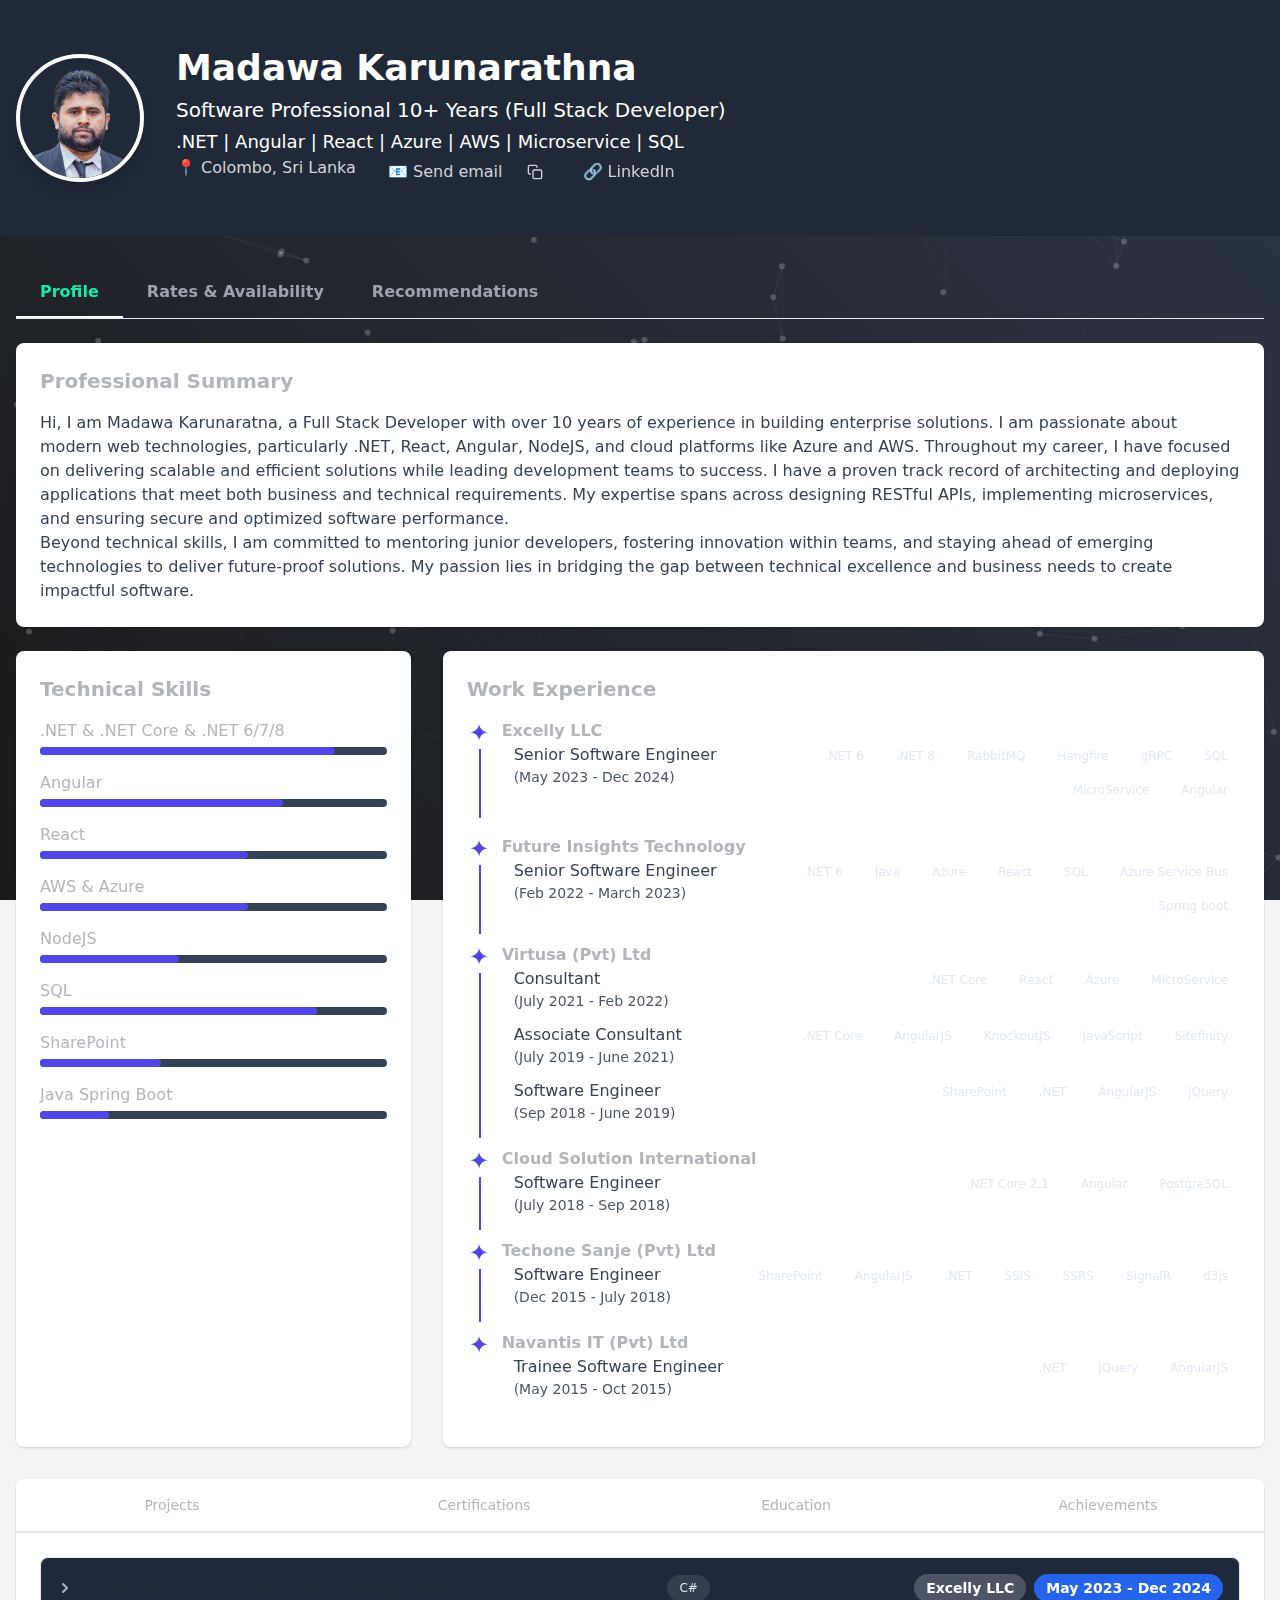
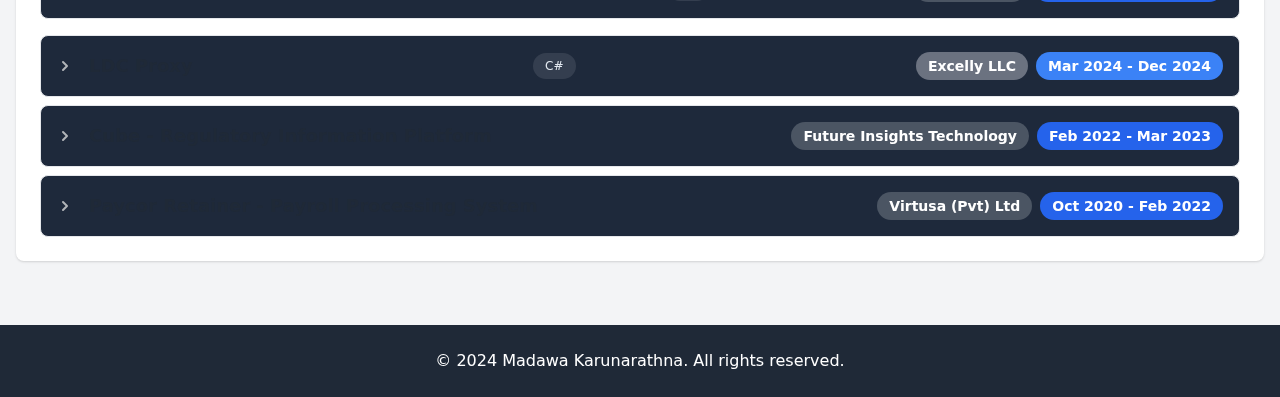
<file: index.html>
<!DOCTYPE html>
<html lang="en">
<head>
    <meta charset="UTF-8">
    <meta name="viewport" content="width=device-width, initial-scale=1.0">
    <title>Madawa Karunarathna - Senior Software Engineer</title>
    <script src="scripts/particles.min.js"></script>
    <script src="scripts/main.js"></script>    
    <script src="scripts/particles.js"></script>
    <script src="scripts/tabs.js"></script>
    <link rel="stylesheet" href="styles/tailwind.min.css">
    <link rel="stylesheet" href="styles/main.css">
    <link rel="stylesheet" href="styles/particles.css">
</head>
<body class="bg-gray-100" onload="calculateExperience()">   
    <div id="particles-js" class="particles-container"></div>
    <!-- Header Section -->
    <header class="bg-gray-800 text-white py-12">
        <div class="container mx-auto px-4 flex items-center gap-8">
            <img src="img/my-passport-photo__1_-removebg-preview.png" alt="Profile Picture" class="rounded-full w-32 h-32 object-cover border-4 border-white shadow-lg">
            <div>
                <h1 class="text-4xl font-bold mb-2">Madawa Karunarathna</h1>
                <div class="space-y-1">
                    <h2 class="text-xl text-white-300">Software Professional  <span id="experience-years"></span>+ Years (Full Stack Developer)</h2>
                    <h2 class="text-white-400 text-lg">.NET | Angular | React | Azure | AWS | Microservice | SQL </h3>
                </div>
                <div class="flex gap-6 text-gray-300">
                    <div>📍 Colombo, Sri Lanka</div>
                    <div class="flex items-center gap-2">
                        <a href="mailto:madawakumara89@gmail.com" class="contact-item flex items-center">
                            📧 Send email
                        </a>
                        <button class="contact-item p-1 hover:bg-white/10 rounded" onclick="copyToClipboard('madawakumara89@gmail.com')" title="Copy email">
                            <svg xmlns="http://www.w3.org/2000/svg" class="w-4 h-4" viewBox="0 0 24 24" fill="none" stroke="currentColor" stroke-width="2" stroke-linecap="round" stroke-linejoin="round">
                                <rect x="9" y="9" width="13" height="13" rx="2" ry="2"></rect>
                                <path d="M5 15H4a2 2 0 0 1-2-2V4a2 2 0 0 1 2-2h9a2 2 0 0 1 2 2v1"></path>
                            </svg>
                        </button>
                    </div>
                    <div class="contact-item" onclick="copyToClipboard('https://linkedin.com/in/madawakarunarathna')">
                        <a href="https://linkedin.com/in/madawakarunarathna" target="_blank" rel="noopener noreferrer">
                            🔗 LinkedIn
                        </a>
                    </div>
                </div>
            </div>
        </div>
    </header>

    <main class="container mx-auto px-4 py-8">
        <div class="tabs ">
            <nav class="flex border-b border-gray-200 mb-6">
                <button onclick="switchMainTab('profile')" class="main-tab-btn active-tab px-6 text-white py-3 border-b-2 font-semibold">
                    Profile
                </button>
                <button onclick="switchMainTab('rates')" class="main-tab-btn px-6 text-white py-3 border-b-2 font-semibold">
                    Rates & Availability
                </button>
                <button onclick="switchMainTab('recommendations')" class="main-tab-btn px-6 text-white py-3 border-b-2 font-semibold">
                    Recommendations
                </button>
            </nav>

            <!-- Profile Tab Content -->
            <div id="profile-tab" class="main-tab-content active">
                <!-- Professional Summary -->
        <section class="bg-white rounded-lg shadow p-6 mb-6">
            <h3 class="text-xl font-bold mb-4">Professional Summary</h3>
            <p class="text-gray-700">
                Hi, I am Madawa Karunaratna, a Full Stack Developer with over <span id="experience-years"></span> years of experience in building enterprise solutions. I am passionate about modern web technologies, particularly .NET, React, Angular, NodeJS, and cloud platforms like Azure and AWS. Throughout my career, I have focused on delivering scalable and efficient solutions while leading development teams to success.
                I have a proven track record of architecting and deploying applications that meet both business and technical requirements. My expertise spans across designing RESTful APIs, implementing microservices, and ensuring secure and optimized software performance.                        
            </p>
            <p class="text-gray-700">
                Beyond technical skills, I am committed to mentoring junior developers, fostering innovation within teams, and staying ahead of emerging technologies to deliver future-proof solutions. My passion lies in bridging the gap between technical excellence and business needs to create impactful software.                       
            </p>
        </section>

        <div class="grid grid-cols-1 md:grid-cols-3 gap-8">
            <!-- Technical Skills -->
            <div class="md:col-span-1">
                <section class="bg-white rounded-lg shadow p-6 mb-6 h-full">
                    <h3 class="text-xl font-bold mb-4">Technical Skills</h3>
                    <div class="space-y-4">
                        <div>
                            <div class="flex items-center mb-1">
                                <span>.NET & .NET Core & .NET 6/7/8</span>
                            </div>
                            <div class="skill-bar">
                                <div class="skill-progress" style="width: 85%"></div>
                            </div>
                        </div>
                        <div>
                            <div class="flex items-center mb-1">
                                <span>Angular</span>
                            </div>
                            <div class="skill-bar">
                                <div class="skill-progress" style="width: 70%"></div>
                            </div>
                        </div>
                        <div>
                            <div class="flex items-center mb-1">
                                <span>React</span>
                            </div>
                            <div class="skill-bar">
                                <div class="skill-progress" style="width: 60%"></div>
                            </div>
                        </div>
                        <div>
                            <div class="flex items-center mb-1">
                                <span>AWS & Azure</span>
                            </div>
                            <div class="skill-bar">
                                <div class="skill-progress" style="width: 60%"></div>
                            </div>
                        </div>
                        <div>
                            <div class="flex items-center mb-1">
                                <span>NodeJS</span>
                            </div>
                            <div class="skill-bar">
                                <div class="skill-progress" style="width: 40%"></div>
                            </div>
                        </div>
                        <div>
                            <div class="flex items-center mb-1">
                                <span>SQL</span>
                            </div>
                            <div class="skill-bar">
                                <div class="skill-progress" style="width: 80%"></div>
                            </div>
                        </div>
                        <div>
                            <div class="flex items-center mb-1">
                                <span>SharePoint</span>
                            </div>
                            <div class="skill-bar">
                                <div class="skill-progress" style="width: 35%"></div>
                            </div>
                        </div>
                        <div>
                            <div class="flex items-center mb-1">
                                <span>Java Spring Boot</span>
                            </div>
                            <div class="skill-bar">
                                <div class="skill-progress" style="width: 20%"></div>
                            </div>
                        </div>
                    </div>
                </section>
            </div>

            <!-- Work Experience -->
            <div class="md:col-span-2">
                <section class="bg-white rounded-lg shadow p-6 mb-6 h-full">
                    <h3 class="text-xl font-bold mb-4">Work Experience</h3>
                    <div class="space-y-6 career-path">
                        <div class="company">
                            <h4 class="font-bold">Excelly LLC</h4>
                            <div class="ml-3 experience-row">
                                <div class="experience-details">
                                    <div class="text-gray-700">Senior Software Engineer</div>
                                    <div class="text-gray-600 text-sm">(May 2023 - Dec 2024)</div>
                                </div>
                                <div class="tech-stack">
                                    <span class="tech-chip">.NET 6</span>
                                    <span class="tech-chip">.NET 8</span>
                                    <span class="tech-chip">RabbitMQ</span>
                                    <span class="tech-chip">Hangfire</span>
                                    <span class="tech-chip">gRPC</span>
                                    <span class="tech-chip">SQL</span>
                                    <span class="tech-chip">MicroService</span>
                                    <span class="tech-chip">Angular</span>
                                </div>
                            </div>
                        </div>

                        <div class="company">
                            <h4 class="font-bold">Future Insights Technology</h4>
                            <div class="ml-3 experience-row">
                                <div class="experience-details">
                                    <div class="text-gray-700">Senior Software Engineer</div>
                                    <div class="text-gray-600 text-sm">(Feb 2022 - March 2023)</div>
                                </div>
                                <div class="tech-stack">
                                    <span class="tech-chip">.NET 6</span>
                                    <span class="tech-chip">Java</span>
                                    <span class="tech-chip">Azure</span>
                                    <span class="tech-chip">React</span>
                                    <span class="tech-chip">SQL</span>
                                    <span class="tech-chip">Azure Service Bus</span>
                                    <span class="tech-chip">Spring boot</span>
                                </div>
                            </div>
                        </div>

                        <div class="company">
                            <h4 class="font-bold">Virtusa (Pvt) Ltd</h4>
                            <div class="ml-3 space-y-3">
                                <div class="experience-row">
                                    <div class="experience-details">
                                        <div class="text-gray-700">Consultant</div>
                                        <div class="text-gray-600 text-sm">(July 2021 - Feb 2022)</div>
                                    </div>
                                    <div class="tech-stack">
                                        <span class="tech-chip">.NET Core</span>
                                        <span class="tech-chip">React</span>
                                        <span class="tech-chip">Azure</span>
                                        <span class="tech-chip">MicroService</span>
                                    </div>
                                </div>
                                <div class="experience-row">
                                    <div class="experience-details">
                                        <div class="text-gray-700">Associate Consultant</div>
                                        <div class="text-gray-600 text-sm">(July 2019 - June 2021)</div>
                                    </div>
                                    <div class="tech-stack">
                                        <span class="tech-chip">.NET Core</span>
                                        <span class="tech-chip">AngularJS</span>
                                        <span class="tech-chip">KnockoutJS</span>
                                        <span class="tech-chip">JavaScript</span>
                                        <span class="tech-chip">Sitefinity</span>
                                    </div>
                                </div>
                                <div class="experience-row">
                                    <div class="experience-details">
                                        <div class="text-gray-700">Software Engineer</div>
                                        <div class="text-gray-600 text-sm">(Sep 2018 - June 2019)</div>
                                    </div>
                                    <div class="tech-stack">
                                        <span class="tech-chip">SharePoint</span>
                                        <span class="tech-chip">.NET</span>
                                        <span class="tech-chip">AngularJS</span>
                                        <span class="tech-chip">jQuery</span>
                                    </div>
                                </div>
                            </div>
                        </div>

                        <div class="company">
                            <h4 class="font-bold">Cloud Solution International</h4>
                            <div class="ml-3 experience-row">
                                <div class="experience-details">
                                    <div class="text-gray-700">Software Engineer</div>
                                    <div class="text-gray-600 text-sm">(July 2018 - Sep 2018)</div>
                                </div>
                                <div class="tech-stack">
                                    <span class="tech-chip">.NET Core 2.1</span>
                                    <span class="tech-chip">Angular</span>                                    
                                    <span class="tech-chip">PostgreSQL</span>
                                </div>
                            </div>
                        </div>

                        <div class="company">
                            <h4 class="font-bold">Techone Sanje (Pvt) Ltd</h4>
                            <div class="ml-3 experience-row">
                                <div class="experience-details">
                                    <div class="text-gray-700">Software Engineer</div>
                                    <div class="text-gray-600 text-sm">(Dec 2015 - July 2018)</div>
                                </div>
                                <div class="tech-stack">
                                    <span class="tech-chip">SharePoint</span>                                    
                                    <span class="tech-chip">AngularJS</span>
                                    <span class="tech-chip">.NET</span>
                                    <span class="tech-chip">SSIS</span>
                                    <span class="tech-chip">SSRS</span>
                                    <span class="tech-chip">SignalR</span>
                                    <span class="tech-chip">d3js</span>
                                </div>
                            </div>
                        </div>

                        <div class="company">
                            <h4 class="font-bold">Navantis IT (Pvt) Ltd</h4>
                            <div class="ml-3 experience-row">
                                <div class="experience-details">
                                    <div class="text-gray-700">Trainee Software Engineer</div>
                                    <div class="text-gray-600 text-sm">(May 2015 - Oct 2015)</div>
                                </div>
                                <div class="tech-stack">
                                    <span class="tech-chip">.NET</span>
                                    <span class="tech-chip">jQuery</span>
                                    <span class="tech-chip">AngularJS</span>
                                </div>
                            </div>
                        </div>
                    </div>
                </section>
            </div>
        </div>

        <!-- Additional Sections with Tabs -->
        <div class="mt-8 bg-white rounded-lg shadow">
            <div class="border-b border-gray-200">
                <nav class="flex -mb-px" aria-label="Tabs">
                    <button onclick="switchTab('projects')" class="tab-btn active-tab w-1/4 py-4 px-1 text-center border-b-2 font-medium text-sm" data-tab="projects">
                        Projects
                    </button>
                    <button onclick="switchTab('certifications')" class="tab-btn w-1/4 py-4 px-1 text-center border-b-2 font-medium text-sm" data-tab="certifications">
                        Certifications
                    </button>
                    <button onclick="switchTab('education')" class="tab-btn w-1/4 py-4 px-1 text-center border-b-2 font-medium text-sm" data-tab="education">
                        Education
                    </button>
                    <button onclick="switchTab('achievements')" class="tab-btn w-1/4 py-4 px-1 text-center border-b-2 font-medium text-sm" data-tab="achievements">
                        Achievements
                    </button>
                </nav>
            </div>

            <!-- Tab Content -->
            <div class="p-6">
                <!-- Projects Tab -->
                <div id="projects" class="tab-content active">
                    <div class="space-y-2">

                        <!-- Horizon Project -->
                        <div class="project-container">
                            <button onclick="toggleProject('horizon-project')" class="w-full project-header p-4 bg-white rounded-lg border hover:shadow-sm transition-all flex justify-between items-center">
                                <div class="flex items-center gap-4">
                                    <svg class="transform transition-transform project-arrow" width="16" height="16" viewBox="0 0 16 16" fill="none" xmlns="http://www.w3.org/2000/svg">
                                        <path d="M6 12L10 8L6 4" stroke="currentColor" stroke-width="2" stroke-linecap="round" stroke-linejoin="round"/>
                                    </svg>
                                    <h4 class="text-lg font-semibold text-gray-800">Horizon - Debt Collection Integration</h4>
                                </div>
                                <div id="horizon-project-top-chips" class="flex flex-wrap gap-2">
                                    <span class="tech-chip">C#</span>
                                </div>
                                <div class="flex items-center gap-x-2">
                                    <!-- Chipped Label for Year -->
                                    <span class="px-3 py-1 text-sm font-semibold text-white bg-gray-600 rounded-full">
                                        Excelly LLC
                                    </span>                                    
                                    <span class="px-3 py-1 text-sm font-semibold text-white bg-blue-600 rounded-full">
                                        May 2023 - Dec 2024
                                    </span>
                                </div>
                            </button>
                            <div id="horizon-project" class="project-content hidden">
                                <div class="p-6 border border-t-0 rounded-b-lg">
                                    <p class="text-gray-600 mb-4">A platform that provides information on jurisdiction and regulations of various countries in one place. Working as a member of the Processing team, responsible for handling structured XML files and data extraction into SQL tables.</p>
                                    <div class="mb-4">
                                        <h5 class="font-medium text-gray-700 mb-2">Key Responsibilities:</h5>
                                        <ul class="list-disc list-inside text-gray-600 space-y-1">
                                            <li>Handled structured files in XML format and extracted data into SQL tables</li>
                                            <li>Contributed to the development and implementation of critical system components</li>
                                            <li>Collaborated with team members to ensure project success</li>
                                        </ul>
                                    </div>
                                    <div class="flex flex-wrap gap-2">
                                        <span class="tech-chip">C#</span>
                                        <span class="tech-chip">.NET Core</span>
                                        <span class="tech-chip">Java</span>
                                        <span class="tech-chip">SQL</span>
                                        <span class="tech-chip">Azure DevOps</span>
                                        <span class="tech-chip">Git</span>
                                        <span class="tech-chip">Angular 10.x</span>
                                        <span class="tech-chip">Azure Service Bus</span>
                                    </div>
                                </div>
                            </div>
                        </div>

                        <!-- LDC Project -->
                        <div class="project-container">
                            <button onclick="toggleProject('ldc-proxy-project')" class="w-full project-header p-4 bg-white rounded-lg border hover:shadow-sm transition-all flex justify-between items-center">
                                <div class="flex items-center gap-4">
                                    <svg class="transform transition-transform project-arrow" width="16" height="16" viewBox="0 0 16 16" fill="none" xmlns="http://www.w3.org/2000/svg">
                                        <path d="M6 12L10 8L6 4" stroke="currentColor" stroke-width="2" stroke-linecap="round" stroke-linejoin="round"/>
                                    </svg>
                                    <h4 class="text-lg font-semibold text-gray-800">LDC Proxy</h4>
                                </div>
                                <div id="ldc-proxy-project-top-chips" class="flex flex-wrap gap-2">
                                    <span class="tech-chip">C#</span>
                                </div>
                                <div class="flex items-center gap-x-2">
                                    <!-- Chipped Label for Year -->
                                    <span class="px-3 py-1 text-sm font-semibold text-white bg-gray-500 rounded-full">
                                        Excelly LLC
                                    </span>                                    
                                    <span class="px-3 py-1 text-sm font-semibold text-white bg-blue-500 rounded-full">
                                        Mar 2024 - Dec 2024
                                    </span>
                                </div>
                            </button>
                            <div id="ldc-proxy-project" class="project-content hidden">
                                <div class="p-6 border border-t-0 rounded-b-lg">
                                    <p class="text-gray-600 mb-4">A platform that provides information on jurisdiction and regulations of various countries in one place. Working as a member of the Processing team, responsible for handling structured XML files and data extraction into SQL tables.</p>
                                    <div class="mb-4">
                                        <h5 class="font-medium text-gray-700 mb-2">Key Responsibilities:</h5>
                                        <ul class="list-disc list-inside text-gray-600 space-y-1">
                                            <li>Handled structured files in XML format and extracted data into SQL tables</li>
                                            <li>Contributed to the development and implementation of critical system components</li>
                                            <li>Collaborated with team members to ensure project success</li>
                                        </ul>
                                    </div>
                                    <div class="flex flex-wrap gap-2">
                                        <span class="tech-chip">C#</span>
                                        <span class="tech-chip">.NET Core</span>
                                        <span class="tech-chip">Java</span>
                                        <span class="tech-chip">SQL</span>
                                        <span class="tech-chip">Azure DevOps</span>
                                        <span class="tech-chip">Git</span>
                                        <span class="tech-chip">Angular 10.x</span>
                                        <span class="tech-chip">Azure Service Bus</span>
                                    </div>
                                </div>
                            </div>
                        </div>

                        <!-- Cube Project -->
                        <div class="project-container">
                            <button onclick="toggleProject('cube-project')" class="w-full project-header p-4 bg-white rounded-lg border hover:shadow-sm transition-all flex justify-between items-center">
                                <div class="flex items-center gap-4">
                                    <svg class="transform transition-transform project-arrow" width="16" height="16" viewBox="0 0 16 16" fill="none" xmlns="http://www.w3.org/2000/svg">
                                        <path d="M6 12L10 8L6 4" stroke="currentColor" stroke-width="2" stroke-linecap="round" stroke-linejoin="round"/>
                                    </svg>
                                    <h4 class="text-lg font-semibold text-gray-800">Cube - Regulatory Information Platform</h4>
                                </div>
                                <div class="flex items-center gap-x-2">
                                    <!-- Chipped Label for Year -->
                                    <span class="px-3 py-1 text-sm font-semibold text-white bg-gray-600 rounded-full">
                                        Future Insights Technology
                                    </span>                                    
                                    <span class="px-3 py-1 text-sm font-semibold text-white bg-blue-600 rounded-full">
                                        Feb 2022 - Mar 2023
                                    </span>
                                </div>
                            </button>
                            <div id="cube-project" class="project-content hidden">
                                <div class="p-6 border border-t-0 rounded-b-lg">
                                    <p class="text-gray-600 mb-4">A platform that provides information on jurisdiction and regulations of various countries in one place. Working as a member of the Processing team, responsible for handling structured XML files and data extraction into SQL tables.</p>
                                    <div class="mb-4">
                                        <h5 class="font-medium text-gray-700 mb-2">Key Responsibilities:</h5>
                                        <ul class="list-disc list-inside text-gray-600 space-y-1">
                                            <li>Handled structured files in XML format and extracted data into SQL tables</li>
                                            <li>Contributed to the development and implementation of critical system components</li>
                                            <li>Collaborated with team members to ensure project success</li>
                                        </ul>
                                    </div>
                                    <div class="flex flex-wrap gap-2">
                                        <span class="tech-chip">C#</span>
                                        <span class="tech-chip">.NET Core</span>
                                        <span class="tech-chip">Java</span>
                                        <span class="tech-chip">SQL</span>
                                        <span class="tech-chip">Azure DevOps</span>
                                        <span class="tech-chip">Git</span>
                                        <span class="tech-chip">Angular 10.x</span>
                                        <span class="tech-chip">Azure Service Bus</span>
                                    </div>
                                </div>
                            </div>
                        </div>

                        <!-- Paycor Project -->
                        <div class="project-container">
                            <button onclick="toggleProject('paycor-project')" class="w-full project-header p-4 bg-white rounded-lg border hover:shadow-sm transition-all flex justify-between items-center">
                                <div class="flex items-center gap-4">
                                    <svg class="transform transition-transform project-arrow" width="16" height="16" viewBox="0 0 16 16" fill="none" xmlns="http://www.w3.org/2000/svg">
                                        <path d="M6 12L10 8L6 4" stroke="currentColor" stroke-width="2" stroke-linecap="round" stroke-linejoin="round"/>
                                    </svg>
                                    <h4 class="text-lg font-semibold text-gray-800">Paycor Retainer - Payroll Processing System</h4>
                                </div>
                                <div class="flex items-center gap-x-2">
                                    <!-- Chipped Label for Year -->
                                    <span class="px-3 py-1 text-sm font-semibold text-white bg-gray-600 rounded-full">
                                        Virtusa (Pvt) Ltd
                                    </span>                                    
                                    <span class="px-3 py-1 text-sm font-semibold text-white bg-blue-600 rounded-full">
                                        Oct 2020 - Feb 2022
                                    </span>
                                </div>
                                <!-- <span class="text-gray-500"></span> -->
                            </button>
                            <div id="paycor-project" class="project-content hidden">
                                <div class="p-6 border border-t-0 rounded-b-lg">
                                    <p class="text-gray-600 mb-4">A comprehensive payroll processing system for US-based company Paycor, including tax calculation for each state and payment processing facilities.</p>
                                    <div class="mb-4">
                                        <h5 class="font-medium text-gray-700 mb-2">Key Responsibilities:</h5>
                                        <ul class="list-disc list-inside text-gray-600 space-y-1">
                                            <li>Developed new features and fixed bugs in the payroll processing system</li>
                                            <li>Provided 24/7 support for the product</li>
                                            <li>Implemented Test-Driven Development (TDD) patterns</li>
                                            <li>Followed Agile methodology for software development</li>
                                        </ul>
                                    </div>
                                    <div class="flex flex-wrap gap-2">
                                        <span class="tech-chip">.NET Core 2.1</span>
                                        <span class="tech-chip">JavaScript</span>
                                        <span class="tech-chip">Angular</span>
                                        <span class="tech-chip">Azure</span>
                                        <span class="tech-chip">C#</span>
                                        <span class="tech-chip">Hangfire</span>
                                        <span class="tech-chip">Azure Service Bus</span>
                                    </div>
                                </div>
                            </div>
                        </div>
                    </div>
                </div>

                <!-- Certifications Tab -->
                <div id="certifications" class="tab-content hidden">
                    <div class="space-y-6">
                        <div class="cert-card p-4 border rounded-lg hover:shadow-md transition-shadow">
                            <div class="flex items-start gap-4">
                                <div class="flex-shrink-0 mt-1">
                                    <svg width="48" height="48" viewBox="0 0 24 24" fill="none" xmlns="http://www.w3.org/2000/svg">
                                        <circle cx="12" cy="8" r="6" fill="#FBBF24" stroke="#EAB308" stroke-width="2"/>
                                        <path d="M12 14L14 22L12 20L10 22L12 14Z" fill="#FBBF24" stroke="#EAB308" stroke-width="2"/>
                                        <path d="M6 8L2 10L4 12L2 14L6 16L8 14L6 8Z" fill="#FBBF24" stroke="#EAB308" stroke-width="2"/>
                                        <path d="M18 8L22 10L20 12L22 14L18 16L16 14L18 8Z" fill="#FBBF24" stroke="#EAB308" stroke-width="2"/>
                                    </svg>
                                </div>
                                <div class="flex-grow flex items-start justify-between">
                                    <div>
                                        <h4 class="text-lg font-semibold text-gray-800">Microsoft Certified: Azure Developer Associate</h4>
                                        <p class="text-gray-600">Issued by Microsoft</p>
                                    </div>
                                    <div class="flex items-center">
                                        <!-- Chipped Label for Year -->
                                        <span class="px-3 py-1 text-lg font-semibold text-white bg-blue-600 rounded-full">
                                            2017
                                        </span>
                                    </div>
                                </div>
                            </div>
                        </div>
                        <!-- Add more certification cards here -->
                    </div>
                </div>

                <!-- Education Tab -->
                <div id="education" class="tab-content hidden">
                    <div class="space-y-6">
                        <div class="edu-card p-4 border rounded-lg hover:shadow-md transition-shadow">
                            <div class="flex items-start gap-4">
                                <div class="flex-shrink-0 mt-1">
                                    <svg width="24" height="24" viewBox="0 0 24 24" fill="none" xmlns="http://www.w3.org/2000/svg">
                                        <path d="M12 2L2 7L12 12L22 7L12 2Z" stroke="#4F46E5" stroke-width="2" stroke-linecap="round" stroke-linejoin="round"/>
                                        <path d="M2 17L12 22L22 17" stroke="#4F46E5" stroke-width="2" stroke-linecap="round" stroke-linejoin="round"/>
                                        <path d="M2 12L12 17L22 12" stroke="#4F46E5" stroke-width="2" stroke-linecap="round" stroke-linejoin="round"/>
                                    </svg>
                                </div>
                                <div class="flex-grow flex items-start justify-between">
                                    <div>
                                        <h4 class="text-lg font-semibold text-gray-800">Bachelor of Science in Computer Science & Technology</h4>
                                        <p class="text-gray-600">Uva Wellassa University, Sri Lanka</p>
                                    </div>
                                    <div class="flex items-center">
                                        <!-- Chipped Label for Year -->
                                        <span class="px-3 py-1 text-lg font-semibold text-white bg-blue-600 rounded-full">
                                            2017
                                        </span>
                                    </div>
                                </div>
                            </div>
                        </div>
                        <!-- Add more education cards here -->
                    </div>
                </div>

                <!-- Achievements Tab -->
                <!-- <div id="achievements" class="tab-content hidden">
                    <div class="space-y-6">
                        <div class="achievement-card p-4 border rounded-lg hover:shadow-md transition-shadow">
                            <h4 class="text-lg font-semibold text-gray-800">Team Lead of the Year</h4>
                            <p class="text-gray-600 mt-2">Recognized for exceptional leadership and team management skills.</p>
                            <div class="text-gray-500 mt-1">2023</div>
                        </div>
                        
                    </div>
                </div> -->
            </div>
        </div>
            </div>

            <!-- Rates Tab Content -->
            <div id="rates-tab" class="main-tab-content hidden">
                <section class="bg-white rounded-lg shadow p-6">
                    <h3 class="text-xl font-bold mb-4">Hourly Rates</h3>
                    <div class="grid grid-cols-1 md:grid-cols-2 gap-6">
                        <div class="p-4 border rounded-lg">
                            <h4 class="text-lg font-semibold text-gray-800">Backend Development</h4>
                            <div class="mt-2 text-3xl font-bold text-indigo-600">$65/hr</div>
                            <ul class="mt-4 space-y-2 text-gray-600">
                                <li class="flex items-center">
                                    <span class="mr-2">✓</span>
                                    .NET Core / C# Development
                                </li>
                                <li class="flex items-center">
                                    <span class="mr-2">✓</span>
                                    API Development
                                </li>
                                <li class="flex items-center">
                                    <span class="mr-2">✓</span>
                                    Database Design
                                </li>
                            </ul>
                        </div>

                        <div class="p-4 border rounded-lg">
                            <h4 class="text-lg font-semibold text-gray-800">Frontend Development</h4>
                            <div class="mt-2 text-3xl font-bold text-indigo-600">$55/hr</div>
                            <ul class="mt-4 space-y-2 text-gray-600">
                                <li class="flex items-center">
                                    <span class="mr-2">✓</span>
                                    React/Angular Development
                                </li>
                                <li class="flex items-center">
                                    <span class="mr-2">✓</span>
                                    UI/UX Implementation
                                </li>
                                <li class="flex items-center">
                                    <span class="mr-2">✓</span>
                                    Performance Optimization
                                </li>
                            </ul>
                        </div>
                    </div>

                    <div class="mt-8">
                        <h4 class="text-lg font-semibold mb-4">Availability</h4>
                        <div class="grid grid-cols-2 md:grid-cols-4 gap-4">
                            <div class="p-3 bg-green-50 rounded-lg text-center">
                                <div class="font-semibold text-green-700">Mon-Fri</div>
                                <div class="text-sm text-green-600">9 AM - 6 PM</div>
                            </div>
                            <div class="p-3 bg-yellow-50 rounded-lg text-center">
                                <div class="font-semibold text-yellow-700">Time Zone</div>
                                <div class="text-sm text-yellow-600">GMT+5:30</div>
                            </div>
                            <div class="p-3 bg-blue-50 rounded-lg text-center">
                                <div class="font-semibold text-blue-700">Response Time</div>
                                <div class="text-sm text-blue-600">Within 24h</div>
                            </div>
                            <div class="p-3 bg-purple-50 rounded-lg text-center">
                                <div class="font-semibold text-purple-700">Availability</div>
                                <div class="text-sm text-purple-600">40h/week</div>
                            </div>
                        </div>
                    </div>
                </section>
            </div>

            <!-- Recommendations Tab Content -->
            <div id="recommendations-tab" class="main-tab-content hidden">
                <section class="bg-white rounded-lg shadow p-6">
                    <h3 class="text-xl font-bold mb-6">Client Recommendations</h3>
                    <div class="space-y-6">
                        <div class="border-l-4 border-indigo-500 pl-4">
                            <p class="text-gray-600 italic mb-2">
                                "Madawa is an exceptional developer who consistently delivers high-quality work. His expertise in .NET and Azure helped us modernize our entire infrastructure."
                            </p>
                            <div class="text-sm">
                                <p class="font-semibold text-gray-800">John Doe</p>
                                <p class="text-gray-500">CTO, Tech Solutions Inc</p>
                            </div>
                        </div>

                        <div class="border-l-4 border-indigo-500 pl-4">
                            <p class="text-gray-600 italic mb-2">
                                "Working with Madawa was a great experience. His technical skills and communication made our project successful."
                            </p>
                            <div class="text-sm">
                                <p class="font-semibold text-gray-800">Jane Smith</p>
                                <p class="text-gray-500">Project Manager, Digital Innovators</p>
                            </div>
                        </div>
                    </div>
                </section>
            </div>
        </div>
    </main>

    <!-- FOOTER Section-->
    <footer class="bg-gray-800 text-white py-6 mt-8">
        <div class="container mx-auto px-4 text-center">
            <p>&copy; 2024 Madawa Karunarathna. All rights reserved.</p>
        </div>
    </footer>
</body>
</html>
</file>
<file: styles/main.css>
/* Base styles */
body {
    background-color: #0f172a;
    color: #b2b5b9;
}

/* Header styles */
header {
    background-color: #0f172a;
    color: #b2b5b9;
}

.header-photo {
    border-color: #1e293b;
}

/* Contact items */
.contact-item {
    cursor: pointer;
    padding: 0.25rem 0.5rem;
    border-radius: 0.375rem;
    transition: all 0.2s;
}

.contact-item:hover {
    background-color: rgba(255, 255, 255, 0.1);
}

/* Section Cards */
.section-card {
    background-color: #1e293b;
    border-radius: 0.5rem;
    padding: 1.5rem;
    color: #c9cbce;
    margin-bottom: 1.5rem;
}

.section-title {
    color: #b2b5b9;
    font-size: 1.25rem;
    font-weight: 600;
    margin-bottom: 1rem;
}

/* Main Navigation Tabs */
.main-tab-btn {
    color: #9CA3AF;
    border-bottom-color: transparent;
    transition: all 0.2s ease-in-out;
}

.main-tab-btn:hover {
    color: #FFFFFF;
    border-bottom-color: #FFFFFF;
}

.main-tab-btn.active-tab {
    color: #18e9a5;
    border-bottom-color: #FFFFFF;
}

/* Skill bars */
.skill-bar {
    height: 8px;
    background-color: #334155;
    border-radius: 4px;
    margin-bottom: 1rem;
}

.skill-progress {
    height: 100%;
    background-color: #4F46E5;
    border-radius: 4px;
}

.skill-label {
    color: #e2e8f0;
    margin-bottom: 0.5rem;
}

/* Experience Timeline */
.career-path {
    position: relative;
}

.career-path .company {
    position: relative;
    padding-left: 35px;
    margin-bottom: 2rem;
}

.career-path .company::before {
    content: '✦';
    position: absolute;
    left: 0;
    top: -4px;
    color: #4F46E5;
    width: 25px;
    text-align: center;
    font-size: 1.5rem;
}

.career-path .company:not(:last-child)::after {
    content: '';
    position: absolute;
    left: 12px;
    top: 30px;
    bottom: -15px;
    width: 2px;
    background: #4F46E5;
}

/* Tech stack */
.tech-stack {
    display: flex;
    flex-wrap: wrap;
    gap: 0.5rem;
    justify-content: flex-end;
    max-width: 500px;
}

.tech-chip {
    padding: 0.25rem 0.75rem;
    background-color: rgba(255, 255, 255, 0.1);
    color: #e2e8f0;
    border-radius: 9999px;
    font-size: 0.75rem;
    white-space: nowrap;
}

/* Projects Section */
.project-container {
    margin-bottom: 1rem;
}

.project-header {
    background-color: #1e293b;
    border-radius: 0.5rem;
    transition: all 0.2s ease;
    color: #b2b5b9;
    padding: 1rem;
}

.project-header:hover {
    background-color: #2d3748;
}

.project-content {
    background-color: #0f172a;
    padding: 1.5rem;
    border-bottom-left-radius: 0.5rem;
    border-bottom-right-radius: 0.5rem;
}

.project-container.expanded .project-arrow {
    transform: rotate(90deg);
}

.project-arrow {
    transition: transform 0.3s ease;
}

/* Badges */
.company-name-badge {
    background-color: #4b5563;
    color: #b2b5b9;
    padding: 0.25rem 0.75rem;
    border-radius: 9999px;
    font-size: 0.875rem;
}

.date-range-badge {
    background-color: #3b82f6;
    color: #FFFFFF;
    padding: 0.25rem 0.75rem;
    border-radius: 9999px;
    font-size: 0.875rem;
}

/* Certifications and Education */
.cert-card,
.edu-card {
    background-color: #1e293b;
    border: 1px solid #334155;
    border-radius: 0.5rem;
    padding: 1.5rem;
    margin-bottom: 1rem;
    transition: all 0.2s ease-in-out;
}

.cert-card:hover,
.edu-card:hover {
    transform: translateY(-2px);
    border-color: #4F46E5;
}

/* Footer */
footer {
    background-color: #0f172a;
    color: #b2b5b9;
    padding: 1.5rem 0;
}

/* Utility classes */
.text-primary {
    color: #e2e8f0;
}

.text-secondary {
    color: #cbd5e1;
}

/* Particles background */
.particles-container {
    background: linear-gradient(45deg, #0f172a, #1e293b);
}

/* Tab content */
.tab-content,
.main-tab-content {
    display: none;
}

.tab-content.active,
.main-tab-content.active {
    display: block;
}

/* Experience Timeline Styles */
.career-path {
    position: relative;
}

.career-path .company {
    position: relative;
    padding-left: 35px;
    margin-bottom: 2rem;
}

.career-path .company::before {
    content: '✦';
    position: absolute;
    left: 0;
    top: -4px;
    color: #4F46E5;  /* Indigo-600 */
    width: 25px;
    text-align: center;
    font-size: 1.5rem;
}

.career-path .company:not(:last-child)::after {
    content: '';
    position: absolute;
    left: 12px;
    top: 30px;
    bottom: -15px;
    width: 2px;
    background: #4F46E5;  /* Indigo-600 */
}

.experience-row {
    display: flex;
    justify-content: space-between;
    align-items: flex-start;
    gap: 1rem;
}

.experience-details {
    min-width: 200px;
}

.tech-stack {
    display: flex;
    flex-wrap: wrap;
    gap: 0.5rem;
    justify-content: flex-end;
    max-width: 500px;
}

.tech-chip {
    padding: 0.25rem 0.75rem;
    background-color: rgba(255, 255, 255, 0.1);
    color: #e2e8f0;
    border-radius: 9999px;
    font-size: 0.75rem;
    white-space: nowrap;
}


/* Rates & Availability Styles */
.rate-card {
    transition: transform 0.2s ease-in-out;
}

.rate-card:hover {
    transform: translateY(-2px);
}

.availability-item {
    transition: all 0.2s ease-in-out;
}

.availability-item:hover {
    border-color: #4F46E5;
}

/* Recommendations Styles */
.recommendation-card {
    position: relative;
    transition: transform 0.2s ease-in-out;
}

.recommendation-card:hover {
    transform: translateX(4px);
}

.recommendation-quote {
    font-style: italic;
    position: relative;
}

.recommendation-author {
    display: flex;
    align-items: center;
    gap: 1rem;
}
</file>
<file: styles/particles.css>
.particles-container {
    position: fixed;    
    top: 0;    
    left: 0;    
    width: 100%;    
    height: 100%;    
    z-index: -1;    
    background: linear-gradient(45deg, #1a1a1a, #2d3748);
}
</file>
